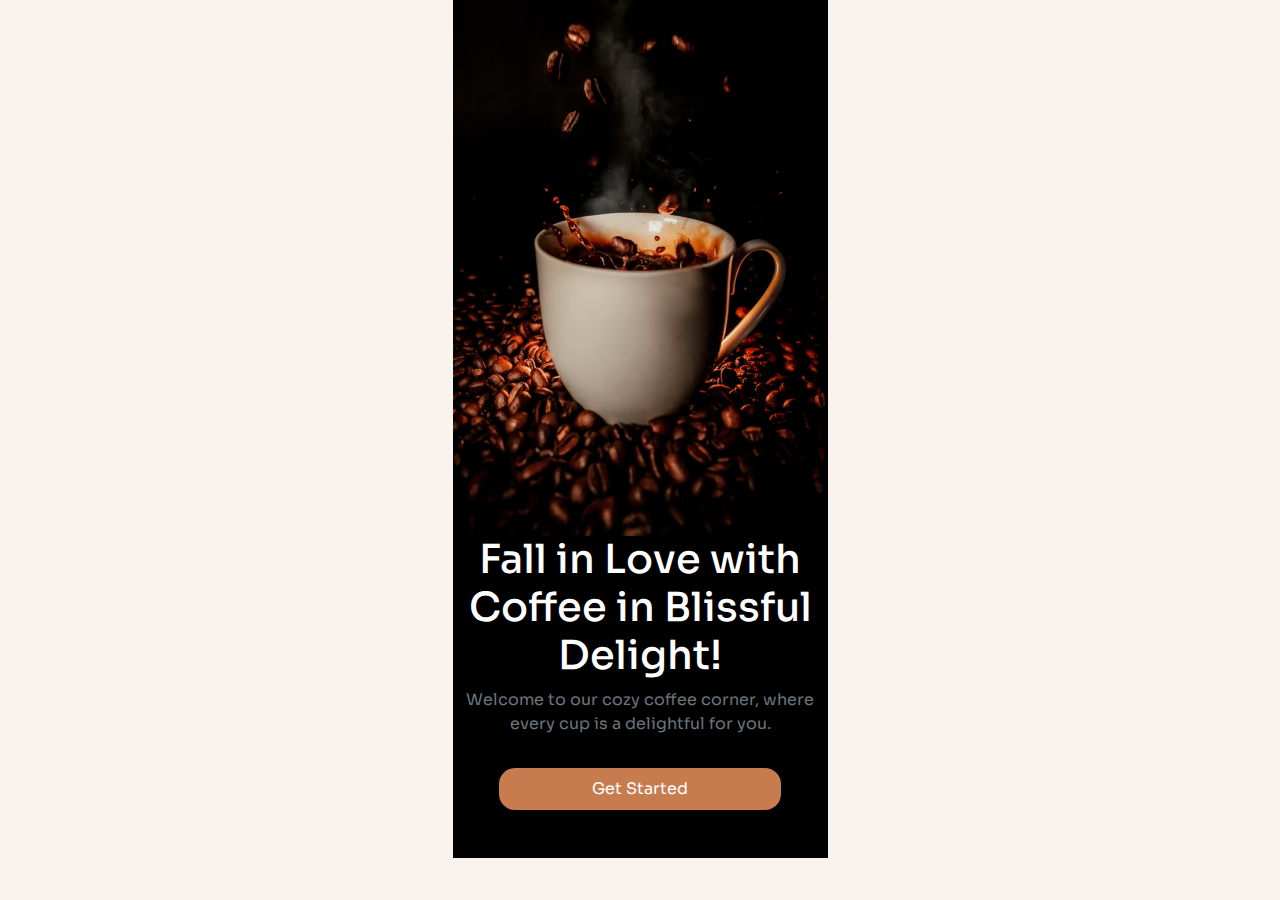
<file: warung-kopi/Index.html>
<!DOCTYPE html>
<html lang="en">

<head>
    <meta charset="UTF-8">
    <meta name="viewport" content="width=375, initial-scale=1.0">
    <title>Coffee App - Onboarding</title>
    <link href="https://cdn.jsdelivr.net/npm/bootstrap@5.3.3/dist/css/bootstrap.min.css" rel="stylesheet" />
    <link href="assets/css/style.css" rel="stylesheet" />
</head>

<body class="mx-auto bg-background" style="max-width: 375px; min-height: 100vh;">
    <section class="bg-black">
        <div>
            <img src="assets/images/image-onboarding.png" alt="image-onboarding" class="img-fluid" />
        </div>
        <div class="text-center pb-5">
            <h1 class="text-white">Fall in Love with Coffee in Blissful Delight!</h1>
            <p class="text-secondary">Welcome to our cozy coffee corner, where every cup is a delightful for you.</p>
            <button type="submit" class="btn text-white bg-normal mt-3 px-5 py-2 rounded-4 w-75"
                onclick="window.location.href='home.html';">
                Get Started
            </button>
        </div>
    </section>
</body>

</html>
</file>
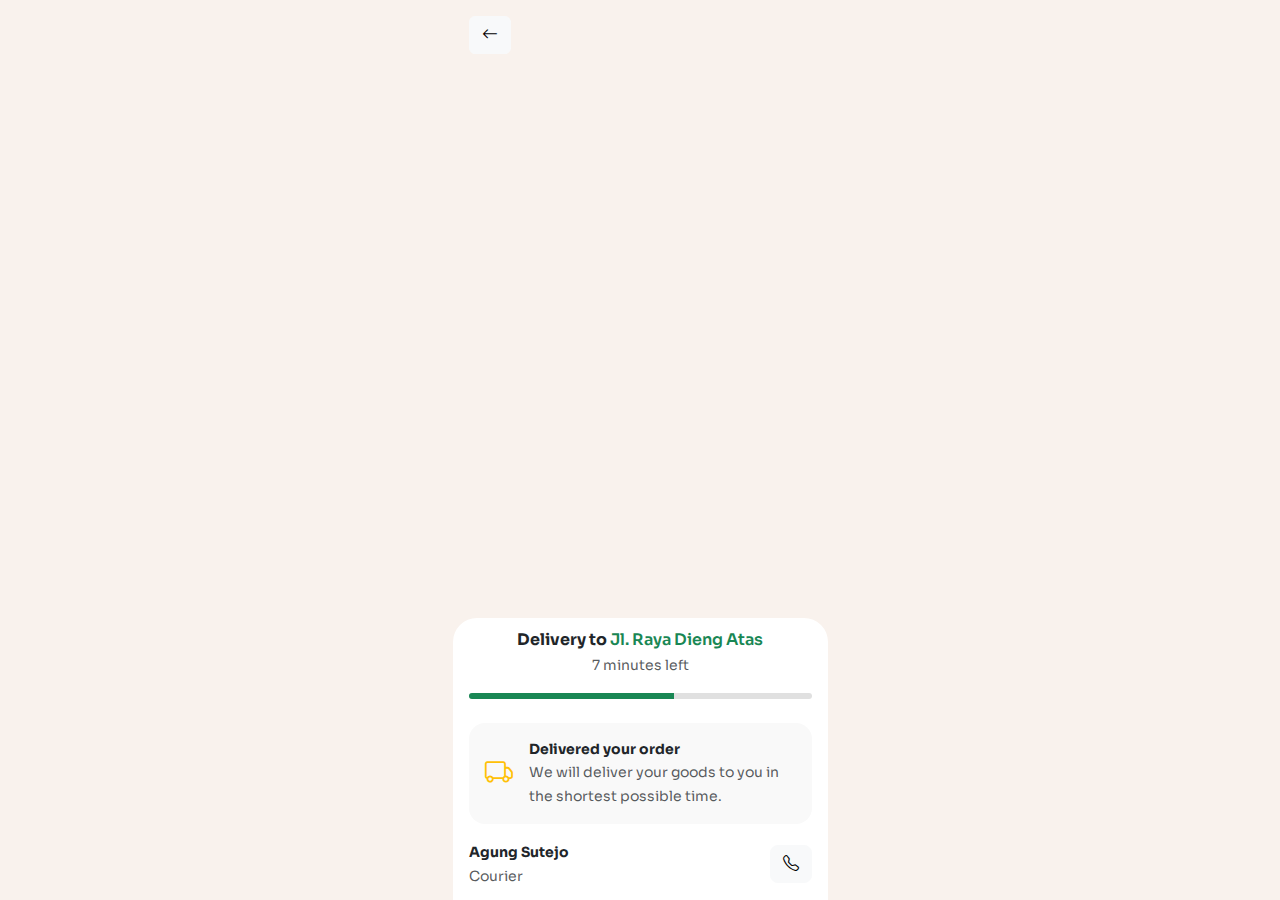
<file: warung-kopi/delivery.html>
<!DOCTYPE html>
<html lang="en">
  <head>
    <meta charset="UTF-8" />
    <meta name="viewport" content="width=375, initial-scale=1.0" />
    <title>Coffee App - Delivery</title>
    <link
      href="https://cdn.jsdelivr.net/npm/bootstrap@5.3.3/dist/css/bootstrap.min.css"
      rel="stylesheet"
    />
    <link href="assets/css/style.css" rel="stylesheet" />
    <link
      href="https://cdn.jsdelivr.net/npm/bootstrap-icons@1.10.5/font/bootstrap-icons.css"
      rel="stylesheet"
    />
  </head>

  <body
    class="mx-auto bg-background"
    style="max-width: 375px; min-height: 100vh"
  >
    <section class="position-relative" style="height: 100vh">
      <iframe
        src="https://www.google.com/maps/embed?pb=!1m18!1m12!1m3!1d3951.355712840529!2d112.5807006747679!3d-7.962142392062597!2m3!1f0!2f0!3f0!3m2!1i1024!2i768!4f13.1!3m3!1m2!1s0x2e78828ddbb67ce9%3A0xec86373cc9266400!2sJl.%20Dieng%20Atas%2C%20Kec.%20Dau%2C%20Kabupaten%20Malang%2C%20Jawa%20Timur%2065151!5e0!3m2!1sid!2sid!4v1745820148210!5m2!1sid!2sid"
        width="375"
        height="450"
        style="border: 0"
        allowfullscreen=""
        loading="lazy"
        referrerpolicy="no-referrer-when-downgrade"
      ></iframe>

      <a
        href="detail.html"
        class="btn btn-light position-absolute top-0 start-0 m-3"
      >
        <i class="bi bi-arrow-left"></i>
      </a>

      <div
        class="position-absolute bottom-0 start-0 end-0"
        style="
          background: white;
          border-top-left-radius: 24px;
          border-top-right-radius: 24px;
          padding: 12px 16px;
        "
      >
        <div class="text-center mb-3">
          <h6 class="fw-bold mb-1"
            >Delivery to
            <span class="fw-semibold text-success"
              >Jl. Raya Dieng Atas</span
            ></h6
          >
          <small class="text-muted">7 minutes left</small>
        </div>

        <div
          class="progress mb-4"
          style="height: 6px; background-color: #e0e0e0"
        >
          <div
            class="progress-bar bg-success"
            role="progressbar"
            style="width: 60%"
          ></div>
        </div>

        <div
          class="d-flex align-items-center p-3 mb-3"
          style="background-color: #f9f9f9; border-radius: 16px"
        >
          <i class="bi bi-truck text-warning fs-3 me-3"></i>
          <div>
            <small class="fw-bold d-block">Delivered your order</small>
            <small class="text-muted"
              >We will deliver your goods to you in the shortest possible
              time.</small
            >
          </div>
        </div>

        <div class="d-flex align-items-center justify-content-between">
          <div class="d-flex align-items-center">
            <div>
              <small class="fw-bold">Agung Sutejo</small><br />
              <small class="text-muted">Courier</small>
            </div>
          </div>
          <a href="#" class="btn btn-light rounded-3">
            <i class="bi bi-telephone"></i>
          </a>
        </div>
      </div>
    </section>
  </body>
</html>
</file>
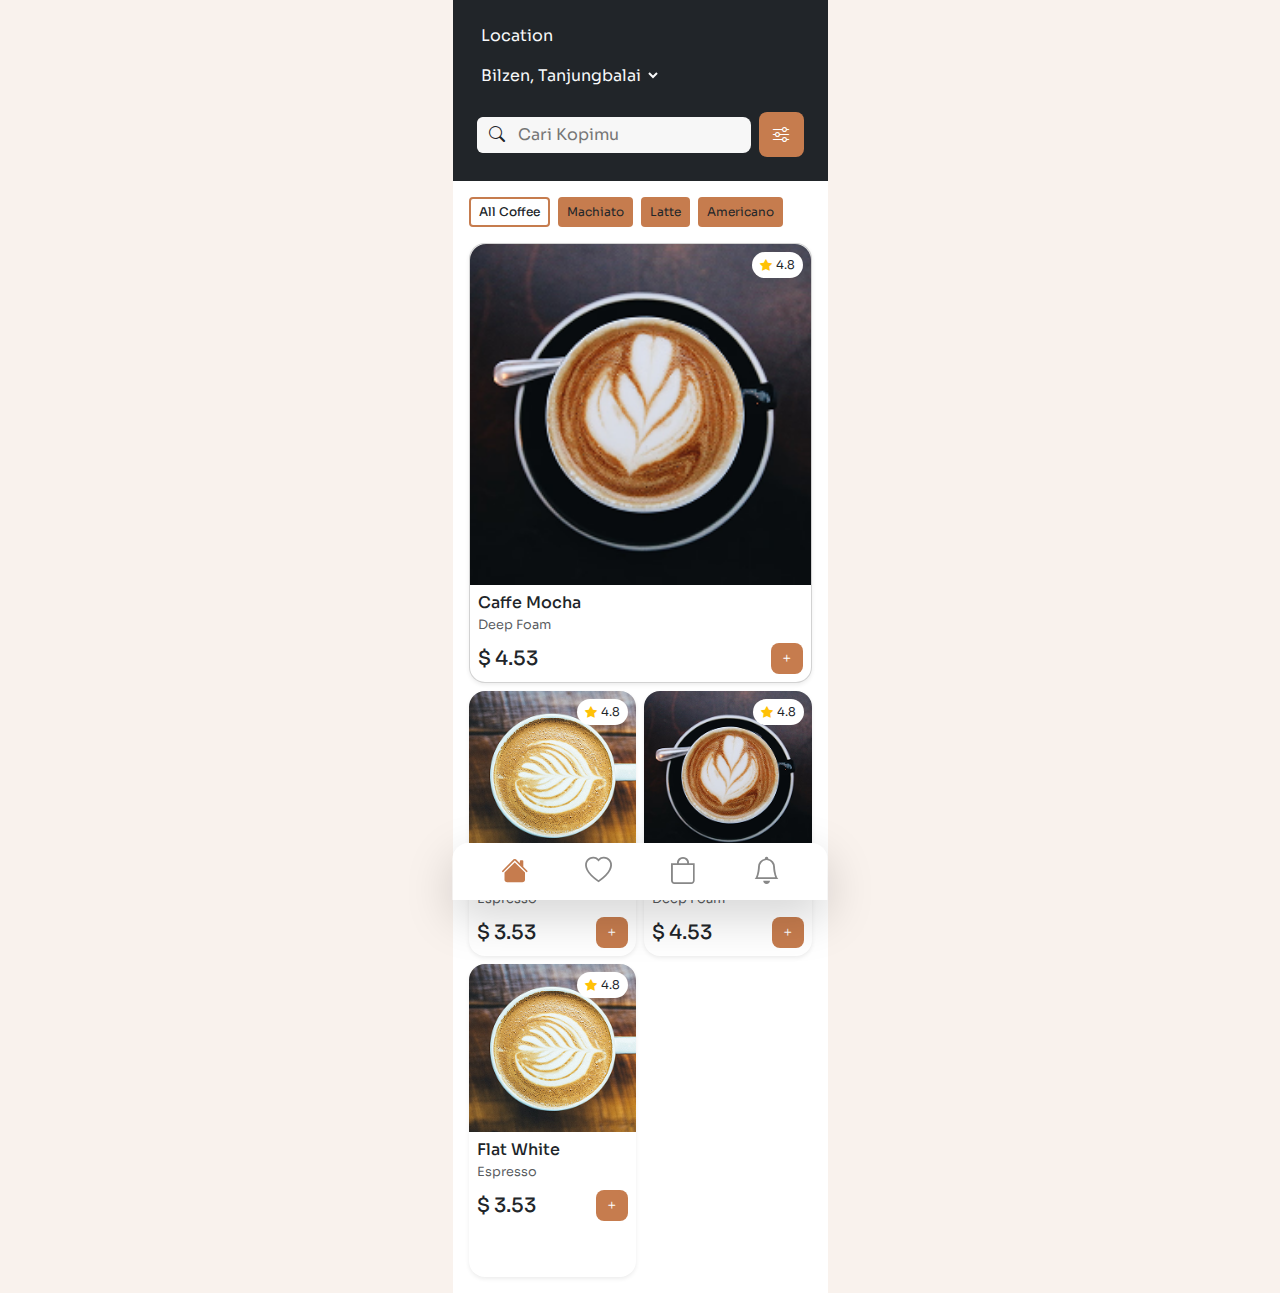
<file: warung-kopi/home.html>
<!DOCTYPE html>
<html lang="en">

<head>
    <meta charset="UTF-8">
    <meta name="viewport" content="width=375, initial-scale=1.0">
    <title>Coffee App - Home</title>
    <link href="https://cdn.jsdelivr.net/npm/bootstrap@5.3.3/dist/css/bootstrap.min.css" rel="stylesheet" />
    <link href="assets/css/style.css" rel="stylesheet" />
    <link href="https://cdn.jsdelivr.net/npm/bootstrap-icons@1.10.5/font/bootstrap-icons.css" rel="stylesheet" />
</head>

<body class="mx-auto bg-background" style="max-width: 375px; min-height: 100vh;">
    <section class="bg-white">
        <div class="bg-dark p-4">
            <p class="text-light px-1">Location</p>
            <select id="city" name="city" class="bg-dark text-light border-0 pe-1">
                <option value="jakarta">Bilzen, Tanjungbalai</option>
                <option value="surabaya">Surabaya</option>
                <option value="bandung">Bandung</option>
                <option value="yogyakarta">Yogyakarta</option>
                <option value="bali">Bali</option>
            </select>
            
            <div class="d-flex align-items-center mt-4">
                <div class="flex-grow-1 me-2">
                    <div class="input-group bg-normal-hover rounded-3">
                        <span class="input-group-text bg-normal-hover border-0">
                            <i class="bi bi-search"></i>
                        </span>
                        <input type="text" class="text-lighter bg-normal-hover border-0" placeholder="Cari Kopimu"
                        aria-label="Search">
                    </div>
                </div>
                <button class="btn rounded-3" style="background-color: #C67C4E; width: 45px; height: 45px;">
                    <i class="bi bi-sliders text-white"></i>
                </button>
            </div>
        </div>

        <div class="p-3">
            <div class="d-flex overflow-auto mb-3 gap-2">
                <button class="btn btn-sm fw-medium bg-normal-active" style="font-size: 12px;">All Coffee</button>
                <button class="btn btn-sm bg-normal" style="font-size: 12px;">Machiato</button>
                <button class="btn btn-sm bg-normal" style="font-size: 12px;">Latte</button>
                <button class="btn btn-sm bg-normal" style="font-size: 12px;">Americano</button>
            </div>

            <div class="row g-2">
                <div class="col-0" style="cursor: pointer;" onclick="window.location.href='detail.html';">
                    <div class="card rounded-4 border-1 shadow-sm">
                        <div class="position-relative">
                            <img src="assets/images/coffee-2.png" class="card-img-top rounded-top-4" alt="Caffe Mocha">
                            <div class="position-absolute top-0 end-0 m-2 d-flex align-items-center bg-white rounded-pill px-2 py-1"
                                style="font-size: 0.75rem;">
                                <i class="bi bi-star-fill text-warning me-1"></i> 4.8
                            </div>
                        </div>
                        <div class="card-body p-2">
                            <h6 class="card-title mb-1">Caffe Mocha</h6>
                            <p class="text-muted mb-2" style="font-size: 0.8rem;">Deep Foam</p>
                            <div class="d-flex align-items-center justify-content-between">
                                <h5 class="mb-0">$ 4.53</h5>
                                <button class="btn btn-sm rounded-3 text-white" style="background-color: #C67C4E;">
                                    <i class="bi bi-plus"></i>
                                </button>
                            </div>
                        </div>
                    </div>
                </div>

                <div class="col-6">
                    <div class="card rounded-4 border-0 shadow-sm">
                        <div class="position-relative">
                            <img src="assets/images/coffee-1.png" class="card-img-top rounded-top-4" alt="Flat White">
                            <div class="position-absolute top-0 end-0 m-2 d-flex align-items-center bg-white rounded-pill px-2 py-1"
                                style="font-size: 0.75rem;">
                                <i class="bi bi-star-fill text-warning me-1"></i> 4.8
                            </div>
                        </div>
                        <div class="card-body p-2">
                            <h6 class="card-title mb-1">Flat White</h6>
                            <p class="text-muted mb-2" style="font-size: 0.8rem;">Espresso</p>
                            <div class="d-flex align-items-center justify-content-between">
                                <h5 class="mb-0">$ 3.53</h5>
                                <button class="btn btn-sm rounded-3 text-white" style="background-color: #C67C4E;">
                                    <i class="bi bi-plus"></i>
                                </button>
                            </div>
                        </div>
                    </div>
                </div>

                <div class="col-6">
                    <div class="card rounded-4 border-0 shadow-sm">
                        <div class="position-relative">
                            <img src="assets/images/coffee-2.png" class="card-img-top rounded-top-4" alt="Caffe Mocha">
                            <div class="position-absolute top-0 end-0 m-2 d-flex align-items-center bg-white rounded-pill px-2 py-1"
                                style="font-size: 0.75rem;">
                                <i class="bi bi-star-fill text-warning me-1"></i> 4.8
                            </div>
                        </div>
                        <div class="card-body p-2">
                            <h6 class="card-title mb-1">Caffe Mocha</h6>
                            <p class="text-muted mb-2" style="font-size: 0.8rem;">Deep Foam</p>
                            <div class="d-flex align-items-center justify-content-between">
                                <h5 class="mb-0">$ 4.53</h5>
                                <button class="btn btn-sm rounded-3 text-white" style="background-color: #C67C4E;">
                                    <i class="bi bi-plus"></i>
                                </button>
                            </div>
                        </div>
                    </div>
                </div>

                <div class="col-6">
                    <div class="card rounded-4 border-0 shadow-sm">
                        <div class="position-relative">
                            <img src="assets/images/coffee-1.png" class="card-img-top rounded-top-4" alt="Flat White">
                            <div class="position-absolute top-0 end-0 m-2 d-flex align-items-center bg-white rounded-pill px-2 py-1"
                                style="font-size: 0.75rem;">
                                <i class="bi bi-star-fill text-warning me-1"></i> 4.8
                            </div>
                        </div>
                        <div class="card-body p-2 mb-5">
                            <h6 class="card-title mb-1">Flat White</h6>
                            <p class="text-muted mb-2" style="font-size: 0.8rem;">Espresso</p>
                            <div class="d-flex align-items-center justify-content-between">
                                <h5 class="mb-0">$ 3.53</h5>
                                <button class="btn btn-sm rounded-3 text-white" style="background-color: #C67C4E;">
                                    <i class="bi bi-plus"></i>
                                </button>
                            </div>
                        </div>
                    </div>
                </div>
            </div>
        </div>
    </section>

    <nav class="navbar bg-white shadow-lg rounded-top-4 position-fixed w-100 px-5 py-2"
        style="bottom: 0; max-width: 375px; left: 50%; transform: translateX(-50%);">
        <div class="d-flex justify-content-between align-items-center w-100">
            <a href="#" class="text-center text-decoration-none">
                <i class="bi bi-house-fill" style="color: #C67C4E; font-size: 1.7rem;"></i>
            </a>
            <a href="#" class="text-center text-decoration-none">
                <i class="bi bi-heart" style="color: #888888; font-size: 1.7rem;"></i>
            </a>
            <a href="#" class="text-center text-decoration-none">
                <i class="bi bi-bag" style="color: #888888; font-size: 1.7rem;"></i>
            </a>
            <a href="#" class="text-center text-decoration-none">
                <i class="bi bi-bell" style="color: #888888; font-size: 1.7rem;"></i>
            </a>
        </div>
    </nav>

</body>

</html>
</file>
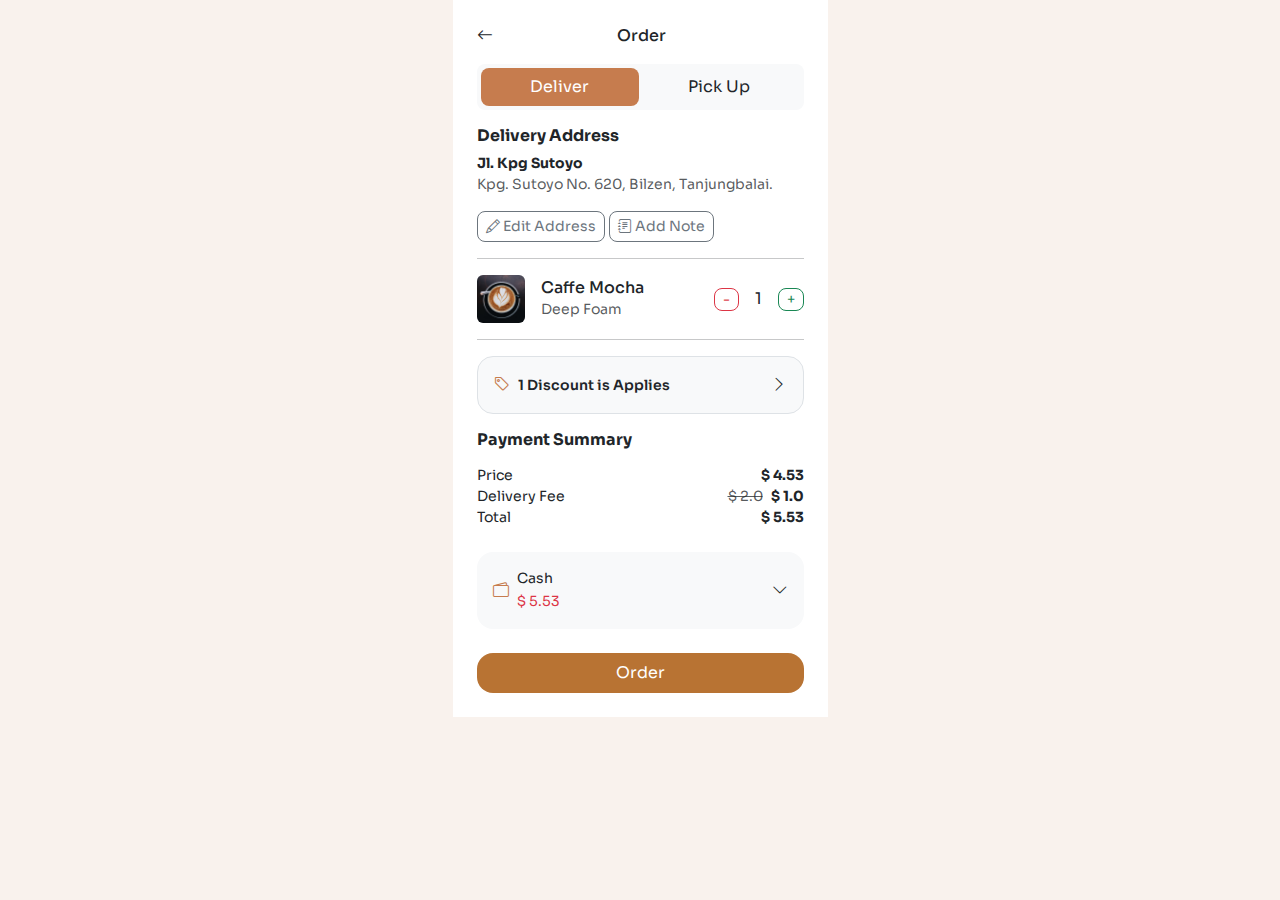
<file: warung-kopi/order.html>
<!DOCTYPE html>
<html lang="en">

<head>
    <meta charset="UTF-8">
    <meta name="viewport" content="width=375, initial-scale=1.0">
    <title>Coffee App - Delivery</title>
    <link href="https://cdn.jsdelivr.net/npm/bootstrap@5.3.3/dist/css/bootstrap.min.css" rel="stylesheet" />
    <link href="assets/css/style.css" rel="stylesheet" />
    <link href="https://cdn.jsdelivr.net/npm/bootstrap-icons@1.10.5/font/bootstrap-icons.css" rel="stylesheet" />
</head>

<body class="mx-auto bg-background" style="max-width: 375px; min-height: 100vh;">
    <section class="bg-white p-4">
        <div class="d-flex align-items-center" style="gap: 124px;">
            <a href="detail.html" class="text-dark">
                <i class="bi bi-arrow-left"></i>
            </a>
            <h6 class="m-0">Order</h6>
        </div>

        <div class="d-flex bg-light rounded-3 p-1 mb-3 mt-3">
            <button class="btn text-white bg-normal rounded-3 flex-fill">Deliver</button>
            <button class="btn flex-fill">Pick Up</button>
        </div>

        <h6 class="fw-bold mb-2">Delivery Address</h6>
        <p class="fw-bold mb-0 small">Jl. Kpg Sutoyo</p>
        <p class="text-muted small">Kpg. Sutoyo No. 620, Bilzen, Tanjungbalai.</p>
        <div class="d-flex gap-1 mb-2">
            <button class="btn btn-outline-secondary btn-sm rounded-3">
                <i class="bi bi-pencil"></i> Edit Address
            </button>
            <button class="btn btn-outline-secondary btn-sm rounded-3">
                <i class="bi bi-journal-text"></i> Add Note
            </button>
        </div>

        <hr>

        <div class="d-flex align-items-center">
            <img src="assets/images/coffee-2.png" alt="Caffe Mocha" class="rounded-2"
                style="width: 48px; height: 48px; object-fit: cover;">
            <div class="ms-3 flex-grow-1">
                <h6 class="m-0">Caffe Mocha</h6>
                <small class="text-muted">Deep Foam</small>
            </div>
            <div class="d-flex align-items-center">
                <button class="btn btn-sm btn-outline-danger rounded-3 px-2 py-0">-</button>
                <span class="mx-3">1</span>
                <button class="btn btn-sm btn-outline-success rounded-3 px-2 py-0">+</button>
            </div>
        </div>

        <hr>

        <div class="d-flex justify-content-between align-items-center p-3 border bg-light rounded-4 mb-3">
            <div class="d-flex align-items-center gap-2">
                <i class="bi bi-tag text-normal"></i>
                <span class="small fw-semibold">1 Discount is Applies</span>
            </div>
            <i class="bi bi-chevron-right"></i>
        </div>

        <h6 class="fw-bold mb-3">Payment Summary</h6>
        <div class="d-flex justify-content-between small">
            <span>Price</span>
            <span class="fw-bold">$ 4.53</span>
        </div>
        <div class="d-flex justify-content-between small ">
            <span>Delivery Fee</span>
            <div class="d-flex flex-col-reverse">
                <del class="text-muted me-2">$ 2.0</del>
                <span class="fw-bold">$ 1.0</span>
            </div>
        </div>
        <div class="d-flex justify-content-between mb-4 small">
            <span>Total</span>
            <span class="fw-bold">$ 5.53</span>
        </div>

        <div class="bg-light rounded-4 p-3 mb-4">
            <div class="d-flex justify-content-between align-items-center">
                <div class="d-flex align-items-center gap-2">
                    <i class="bi bi-wallet2 text-normal"></i>
                    <div>
                        <small class="d-block">Cash</small>
                        <span class="text-danger small">$ 5.53</span>
                    </div>
                </div>
                <i class="bi bi-chevron-down"></i>
            </div>
        </div>

        <button class="btn text-white w-100 rounded-4 py-2" onclick="location.href='delivery.html'"
            style="background-color: #B87333; border: none;">Order</button>
    </section>
</body>

</html>
</file>
<file: warung-kopi/assets/css/style.css>
@import url("https://fonts.googleapis.com/css2?family=Sora:wght@100..800&display=swap");

body,
html {
  font-family: "Sora", sans-serif;
}

:root {
  --color-normal: #c67c4e;
  --color-normal-active: #ffffff;
  --color-light: #edd6c8;
  --color-dark: #313131;
  --color-border: #e3e3e3;
  --color-background: #f9f2ed;
  --color-lighter: #a2a2a2;
  --color-normal-hover: #f7f7f7;
}

.text-normal {
  color: var(--color-normal);
}
.text-normal-active {
  color: var(--color-normal-active);
}
.text-light {
  color: var(--color-light);
}
.text-dark {
  color: var(--color-dark);
}
.text-lighter {
  color: var(--color-lighter);
}

.bg-normal {
  background-color: var(--color-normal);
}
.bg-normal-hover {
  background-color: var(--color-normal-hover);
}
.bg-normal-active {
  background-color: var(--color-normal-active);
  border: 2px solid #c67c4e;
}
.bg-light {
  background-color: var(--color-light);
}
.bg-dark {
  background-color: var(--color-dark);
}
.bg-background {
  background-color: var(--color-background);
}
</file>
